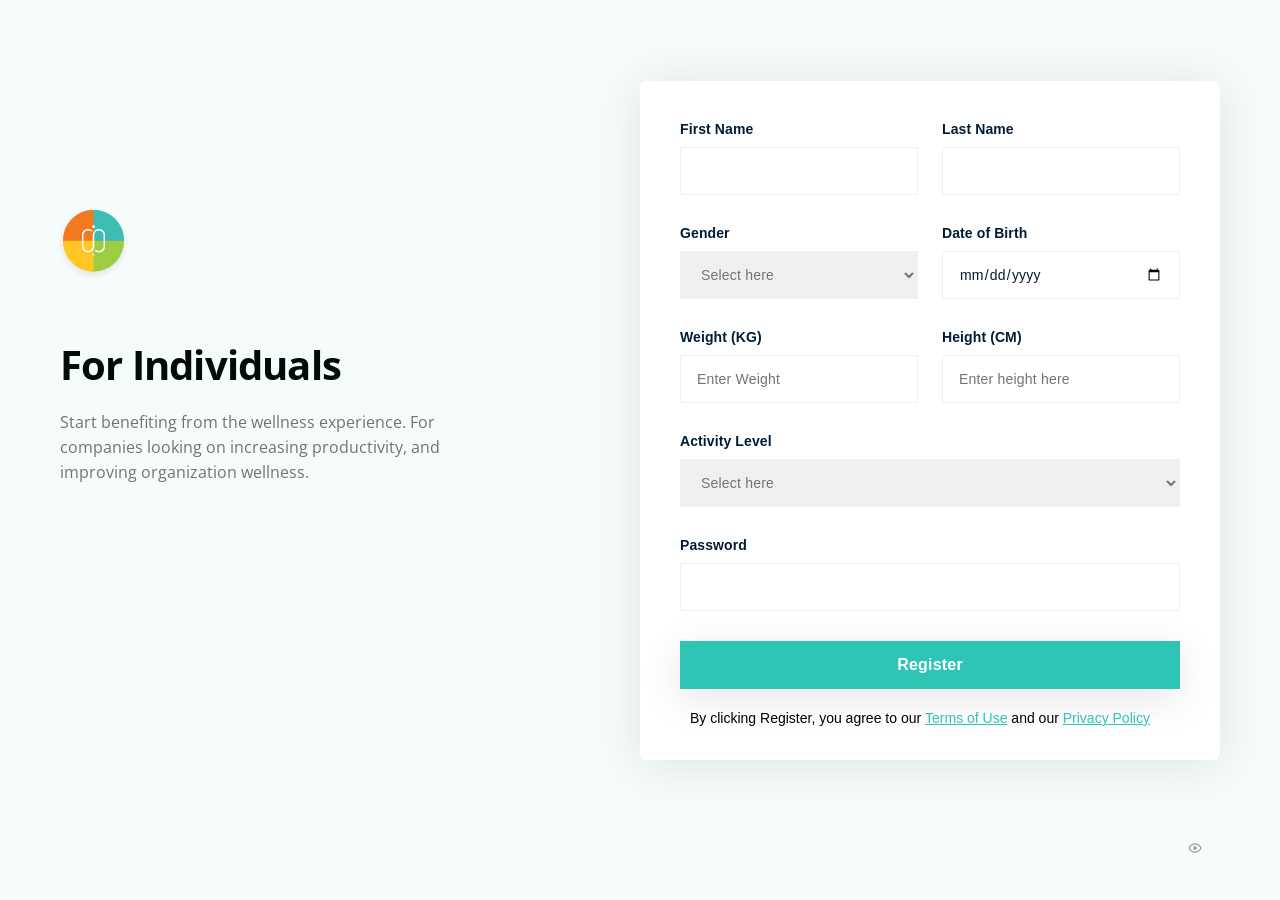
<file: index.html>
<!DOCTYPE html>
<html lang="en">
<head>
    <meta charset="UTF-8">
    <meta name="viewport" content="width=device-width, initial-scale=1.0">
    <link rel="stylesheet" href="index.css">
     <title>Document</title>
     <script src="Index.js" defer></script>
</head>
<body>
    <main>
        <section class="left">
            <div class="left__info">
                 <img src="Logo.png" alt="logo">
                 <h2>For Individuals</h2>
                 <p id="laptop">Start benefiting from the wellness experience. For companies looking on increasing productivity,
                     and improving organization wellness.</p>
                <p id="mobile">Inspiring wholesome harmony for the mind, body and spirit, for everyone, everywhere.</p>
            </div>
           
        </section>
        <section class="right">
            <form action="">
                <div>
                    <label for="fname">First Name</label>
                    <input id="fname" type="text" >
                </div>
                <div>
                    <label for="lname">Last Name</label>
                    <input id="lname" type="text" >
                </div>
                <div>
                    <label for="gender">Gender</label>
                    <select name="gender" id="gender" >
                        <option disabled selected value="" class="placeholder">Select here</option>
                        <option value="male">Male</option>
                        <option value="female">Female</option>
                        <option value="others">Others</option>
                    </select>
                </div>
                <div>
                    <label for="date">Date of Birth</label>
                    <input type="date" id="date">
                </div>
                <div>
                    <label for="weight">Weight (KG)</label>
                    <input id="weight" type="text" placeholder="Enter Weight">
                </div>
                <div>
                    <label for="height">Height (CM)</label>
                    <input id="height" type="text" placeholder="Enter height here">
                </div>
                <div>
                    <label for="activity">Activity Level</label>
                    <select name="activity" id="activity" >
                        <option disabled selected value="" class="placeholder">Select here</option>
                        <option value="1">1</option>
                        <option value="2">2</option>
                        <option value="3">3</option>
                    </select>
                </div>
                <div>
                    <label for="password">Password</label>
                    <input type="password" id="password">
                    <img src="show.svg" alt="show" id="show">
                </div>
                

                
            </form>
            <button>Register</button>
            <footer id="footLaptop">
              <p>By clicking Register, you agree to our <span><a href="">Terms of Use</a></span>  and our <span><a href="">Privacy Policy</a></span></p>  
            </footer>
            
        </section>
        <footer id="footMobile">
            <p>By clicking Register, you agree to our <span><a href="">Terms of Use</a></span>  and our <span><a href="">Privacy Policy</a></span></p>  
        </footer>
    </main>
</body>
</html>
</file>
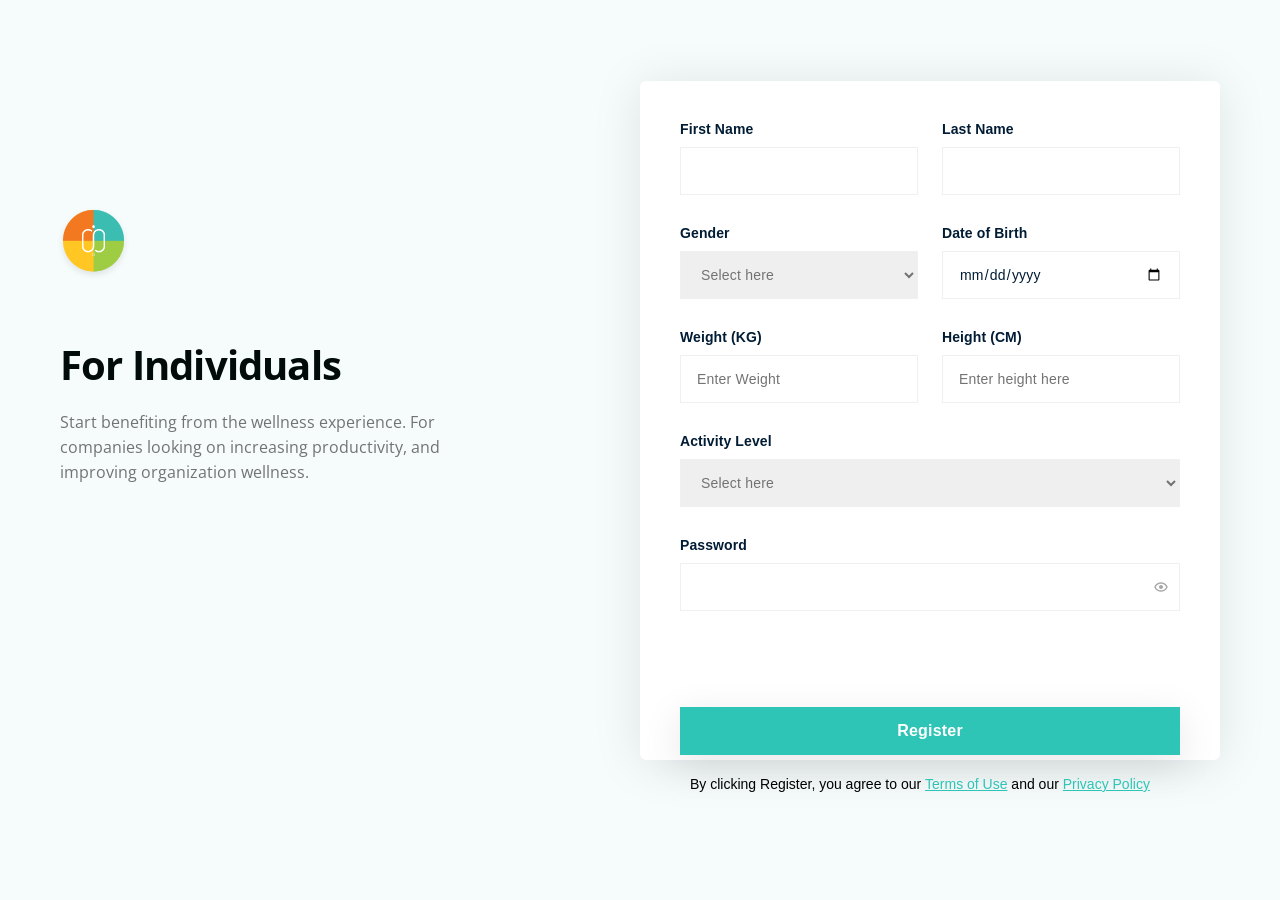
<file: Html.html>
<!DOCTYPE html>
<html lang="en">
<head>
    <meta charset="UTF-8">
    <meta name="viewport" content="width=device-width, initial-scale=1.0">
    <link rel="stylesheet" href="Css.css">
     <title>Document</title>
     <script src="Index.js" defer></script>
</head>
<body>
    <main>
        <section class="left">
            <div class="left__info">
                 <img src="Logo.png" alt="logo">
                 <h2>For Individuals</h2>
                 <p id="laptop">Start benefiting from the wellness experience. For companies looking on increasing productivity,
                     and improving organization wellness.</p>
                <p id="mobile">Inspiring wholesome harmony for the mind, body and spirit, for everyone, everywhere.</p>
            </div>
           
        </section>
        <section class="right">
            <form action="">
                <div>
                    <label for="fname">First Name</label>
                    <input id="fname" type="text" >
                </div>
                <div>
                    <label for="lname">Last Name</label>
                    <input id="lname" type="text" >
                </div>
                <div>
                    <label for="gender">Gender</label>
                    <select name="gender" id="gender" >
                        <option disabled selected value="" class="placeholder">Select here</option>
                        <option value="male">Male</option>
                        <option value="female">Female</option>
                        <option value="others">Others</option>
                    </select>
                </div>
                <div>
                    <label for="date">Date of Birth</label>
                    <input type="date" id="date">
                </div>
                <div>
                    <label for="weight">Weight (KG)</label>
                    <input id="weight" type="text" placeholder="Enter Weight">
                </div>
                <div>
                    <label for="height">Height (CM)</label>
                    <input id="height" type="text" placeholder="Enter height here">
                </div>
                <div>
                    <label for="activity">Activity Level</label>
                    <select name="activity" id="activity" >
                        <option disabled selected value="" class="placeholder">Select here</option>
                        <option value="1">1</option>
                        <option value="2">2</option>
                        <option value="3">3</option>
                    </select>
                </div>
                <div>
                    <label for="password">Password</label>
                    <input type="password" id="password">
                    <img src="show.svg" alt="show" id="show">
                </div>

                
            </form>
            <button>Register</button>
            <footer id="footLaptop">
              <p>By clicking Register, you agree to our <span><a href="">Terms of Use</a></span>  and our <span><a href="">Privacy Policy</a></span></p>  
            </footer>
            
        </section>
        <footer id="footMobile">
            <p>By clicking Register, you agree to our <span><a href="">Terms of Use</a></span>  and our <span><a href="">Privacy Policy</a></span></p>  
        </footer>
    </main>
</body>
</html>
</file>
<file: index.css>
@import url('https://fonts.googleapis.com/css2?family=Open+Sans:wght@500&display=swap');
@import url('https://fonts.cdnfonts.com/css/sofia-pro');
*{
    margin: 0;
    padding: 0;
    box-sizing: border-box;
    font-family: 'Open Sans', sans-serif;
}
body{
    background-color: rgba(46, 196, 181,0.04);
    
}
main{
    width: 1160px;
    height: 679px;
    margin: auto;
    margin-top: 81px;
    margin-bottom: 80px;
    display: flex;
    justify-content: space-between;
}
.left__info{
    width: 460px;
    height: 275px;
    margin-top: 124px;

}
 img{
    width: 77.333px;
    height: 80px;
    position: relative;
    left: -5px;
    margin-bottom:50px ;
}
.left__info > h2{
    color: var(--cl-black, #000B0A);
    font-family: 'Open Sans', sans-serif;
    font-size: 40px;
    font-style: normal;
    font-weight: 700;
    line-height: 50px; /* 125% */
    letter-spacing: -0.8px;
    margin-bottom: 20px;
}
.left__info > p{
    
    color: #737373;
    font-family: 'Open Sans', sans-serif;
    font-size: 16px;
    font-style: normal;
    font-weight: 400;
    line-height: 25px; /* 156.25% */
}
#mobile{
    display: none;
}
.right{
    width: 580px;
    height: 100%;
    border-radius: 6px;
    background: #FFF;
    box-shadow: 0px 4px 50px 0px rgba(4, 8, 19, 0.10);
    padding: 40px;
}
form > div{
    display: flex;
    flex-direction: column;
    font-family: 'Sofia Pro';
    
}
form{
    display: grid;
    grid-template-columns: 1fr 1fr;
    
    
}
form div:nth-child(7){
    grid-column: span 2;
}
form div:nth-child(8){
    grid-column: span 2;
    
}

form div:nth-child(1),form div:nth-child(3),form div:nth-child(5){
    margin-right: 12px;
}
form div:nth-child(2),form div:nth-child(4),form div:nth-child(6){
    margin-left: 12px;
}

label{
    margin-bottom: 10px;
    color:  #011C34;
    font-family: 'Sofia Pro', sans-serif;
    font-size: 14px;
    font-style: normal;
    font-weight: 600;
    line-height: normal;
    letter-spacing: 0.1px;
}
input,select{
 height: 48px; 
 margin-bottom: 30px; 
 border: 1.5px solid #F0F0F0; 
 padding: 14px 16px;
}
button{
    height: 48px;
    width: 100%;  
    margin-bottom: 16px;
     background-color: #2EC4B6;
    border: none;
    box-shadow: 0px 10px 40px rgba(0, 0, 0, 0.10);
    color:  #FFF;
    text-align: center;
     font-family: 'Sofia Pro', sans-serif;
    font-size: 16px;
    font-style: normal;
    font-weight: 600;
    line-height: normal;
    letter-spacing: 0.2px;
}
#show{
    width: 16px;
height: 16px;
flex-shrink: 0;
position: absolute;
bottom: -6px;
left: 1187px;
}

input{
    color:  #011C34;
 font-family: 'Sofia Pro', sans-serif;
font-size: 14px;
font-style: normal;
font-weight: 400;
line-height: 20px; /* 142.857% */
letter-spacing: 0.2px;
}
input::placeholder{
    color: #737373;
     font-family: 'Sofia Pro', sans-serif;
    font-size: 14px;
    font-style: normal;
    font-weight: 300;
    line-height: 20px; /* 142.857% */
    letter-spacing: 0.2px;
    }

select{
    color:#737373;
     font-family: 'Sofia Pro', sans-serif;
    font-size: 14px;
    font-style: normal;
    font-weight: 300;
    line-height: 20px; /* 142.857% */
    letter-spacing: 0.2px;
}
.right p{
    color: #000;
 font-family: 'Sofia Pro', sans-serif;
font-size: 14px;
font-style: normal;
font-weight: 400;
line-height: 25px; /* 178.571% */
margin-left: 10px;

}
#footMobile{
    display: none;
}
a{
    color:  #2EC4B6;
font-family: 'Sofia Pro', sans-serif;
font-size: 14px;
font-style: normal;
font-weight: 500;
line-height: 25px;
text-decoration-line: underline;
}

@media screen and (max-width: 375px){
    main{
        flex-direction: column;
        margin-top: 30px;
        width: 327px;
    }
    .left__info{
        margin-top: 0;
        width: 100%;
        height: auto;
        margin-bottom: 40px;
    }
    .right{
        width: 100%;
        height: auto;
        padding: 24px 16px 30px 16px;
        margin-bottom: 24px;
    }
    form{
        
        display: flex ;
        flex-direction: column;
    }
    form div:nth-child(1),form div:nth-child(3),form div:nth-child(5){
        margin-right: 0px;
    }
    form div:nth-child(2),form div:nth-child(4),form div:nth-child(6){
        margin-left: 0px;
    }
    img{
        width: 38.667px;
        height: 40px;
        margin-bottom: 40px;
    }
    .left__info > h2{
        font-size: 30px;
        line-height: normal;
       margin-bottom: 12px;
    }
    #laptop{
        display: none;
    }
    #mobile{
        display: block;
        color: var(--cl-grey, #737373);
        font-family:'Open Sans', sans-serif;
        font-size: 16px;
        font-style: normal;
        font-weight: 300;
        line-height: 25px; /* 156.25% */
    }
    #footLaptop{
        display: none;
    }
    #footMobile{
        display: block;
        padding-bottom: 64px;
        text-align: center;
    }
    button{
        margin-bottom: 0;
    }

}
</file>
<file: Css.css>
@import url('https://fonts.googleapis.com/css2?family=Open+Sans:wght@500&display=swap');
@import url('https://fonts.cdnfonts.com/css/sofia-pro');
*{
    margin: 0;
    padding: 0;
    box-sizing: border-box;
    font-family: 'Open Sans', sans-serif;
}
body{
    background-color: rgba(46, 196, 181,0.04);
    
}
main{
    width: 1160px;
    height: 679px;
    margin: auto;
    margin-top: 81px;
    margin-bottom: 80px;
    display: flex;
    justify-content: space-between;
}
.left__info{
    width: 460px;
    height: 275px;
    margin-top: 124px;

}
 img{
    width: 77.333px;
    height: 80px;
    position: relative;
    left: -5px;
    margin-bottom:50px ;
}
.left__info > h2{
    color: var(--cl-black, #000B0A);
    font-family: 'Open Sans', sans-serif;
    font-size: 40px;
    font-style: normal;
    font-weight: 700;
    line-height: 50px; /* 125% */
    letter-spacing: -0.8px;
    margin-bottom: 20px;
}
.left__info > p{
    
    color: #737373;
    font-family: 'Open Sans', sans-serif;
    font-size: 16px;
    font-style: normal;
    font-weight: 400;
    line-height: 25px; /* 156.25% */
}
#mobile{
    display: none;
}
.right{
    width: 580px;
    height: 100%;
    border-radius: 6px;
    background: #FFF;
    box-shadow: 0px 4px 50px 0px rgba(4, 8, 19, 0.10);
    padding: 40px;
}
form > div{
    display: flex;
    flex-direction: column;
    font-family: 'Sofia Pro';
    
}
form{
    display: grid;
    grid-template-columns: 1fr 1fr;
}
form div:nth-child(7){
    grid-column: span 2;
}
form div:nth-child(8){
    grid-column: span 2;
}

form div:nth-child(1),form div:nth-child(3),form div:nth-child(5){
    margin-right: 12px;
}
form div:nth-child(2),form div:nth-child(4),form div:nth-child(6){
    margin-left: 12px;
}

label{
    margin-bottom: 10px;
    color:  #011C34;
    font-family: 'Sofia Pro', sans-serif;
    font-size: 14px;
    font-style: normal;
    font-weight: 600;
    line-height: normal;
    letter-spacing: 0.1px;
}
input,select{
 height: 48px; 
 margin-bottom: 30px; 
 border: 1.5px solid #F0F0F0; 
 padding: 14px 16px;
}
button{
    height: 48px;
    width: 100%;  
    margin-bottom: 16px;
     background-color: #2EC4B6;
    border: none;
    box-shadow: 0px 10px 40px rgba(0, 0, 0, 0.10);
    color:  #FFF;
    text-align: center;
     font-family: 'Sofia Pro', sans-serif;
    font-size: 16px;
    font-style: normal;
    font-weight: 600;
    line-height: normal;
    letter-spacing: 0.2px;
}
#show{
    width: 16px;
height: 16px;
flex-shrink: 0;
position: relative;
bottom: 62px;
left: 473px;
}

input{
    color:  #011C34;
 font-family: 'Sofia Pro', sans-serif;
font-size: 14px;
font-style: normal;
font-weight: 400;
line-height: 20px; /* 142.857% */
letter-spacing: 0.2px;
}
input::placeholder{
    color: #737373;
     font-family: 'Sofia Pro', sans-serif;
    font-size: 14px;
    font-style: normal;
    font-weight: 300;
    line-height: 20px; /* 142.857% */
    letter-spacing: 0.2px;
    }

select{
    color:#737373;
     font-family: 'Sofia Pro', sans-serif;
    font-size: 14px;
    font-style: normal;
    font-weight: 300;
    line-height: 20px; /* 142.857% */
    letter-spacing: 0.2px;
}
.right p{
    color: #000;
 font-family: 'Sofia Pro', sans-serif;
font-size: 14px;
font-style: normal;
font-weight: 400;
line-height: 25px; /* 178.571% */
margin-left: 10px;

}
#footMobile{
    display: none;
}
a{
    color:  #2EC4B6;
font-family: 'Sofia Pro', sans-serif;
font-size: 14px;
font-style: normal;
font-weight: 500;
line-height: 25px;
text-decoration-line: underline;
}

@media screen and (max-width: 375px){
    main{
        flex-direction: column;
        margin-top: 30px;
        width: 327px;
    }
    .left__info{
        margin-top: 0;
        width: 100%;
        height: auto;
        margin-bottom: 40px;
    }
    .right{
        width: 100%;
        height: auto;
        padding: 24px 16px 30px 16px;
        margin-bottom: 24px;
    }
    form{
        
        display: flex ;
        flex-direction: column;
    }
    form div:nth-child(1),form div:nth-child(3),form div:nth-child(5){
        margin-right: 0px;
    }
    form div:nth-child(2),form div:nth-child(4),form div:nth-child(6){
        margin-left: 0px;
    }
    img{
        width: 38.667px;
        height: 40px;
        margin-bottom: 40px;
    }
    .left__info > h2{
        font-size: 30px;
        line-height: normal;
       margin-bottom: 12px;
    }
    #laptop{
        display: none;
    }
    #mobile{
        display: block;
        color: var(--cl-grey, #737373);
        font-family:'Open Sans', sans-serif;
        font-size: 16px;
        font-style: normal;
        font-weight: 300;
        line-height: 25px; /* 156.25% */
    }
    #footLaptop{
        display: none;
    }
    #footMobile{
        display: block;
        padding-bottom: 64px;
        text-align: center;
    }
    button{
        margin-bottom: 0;
    }

}
</file>
